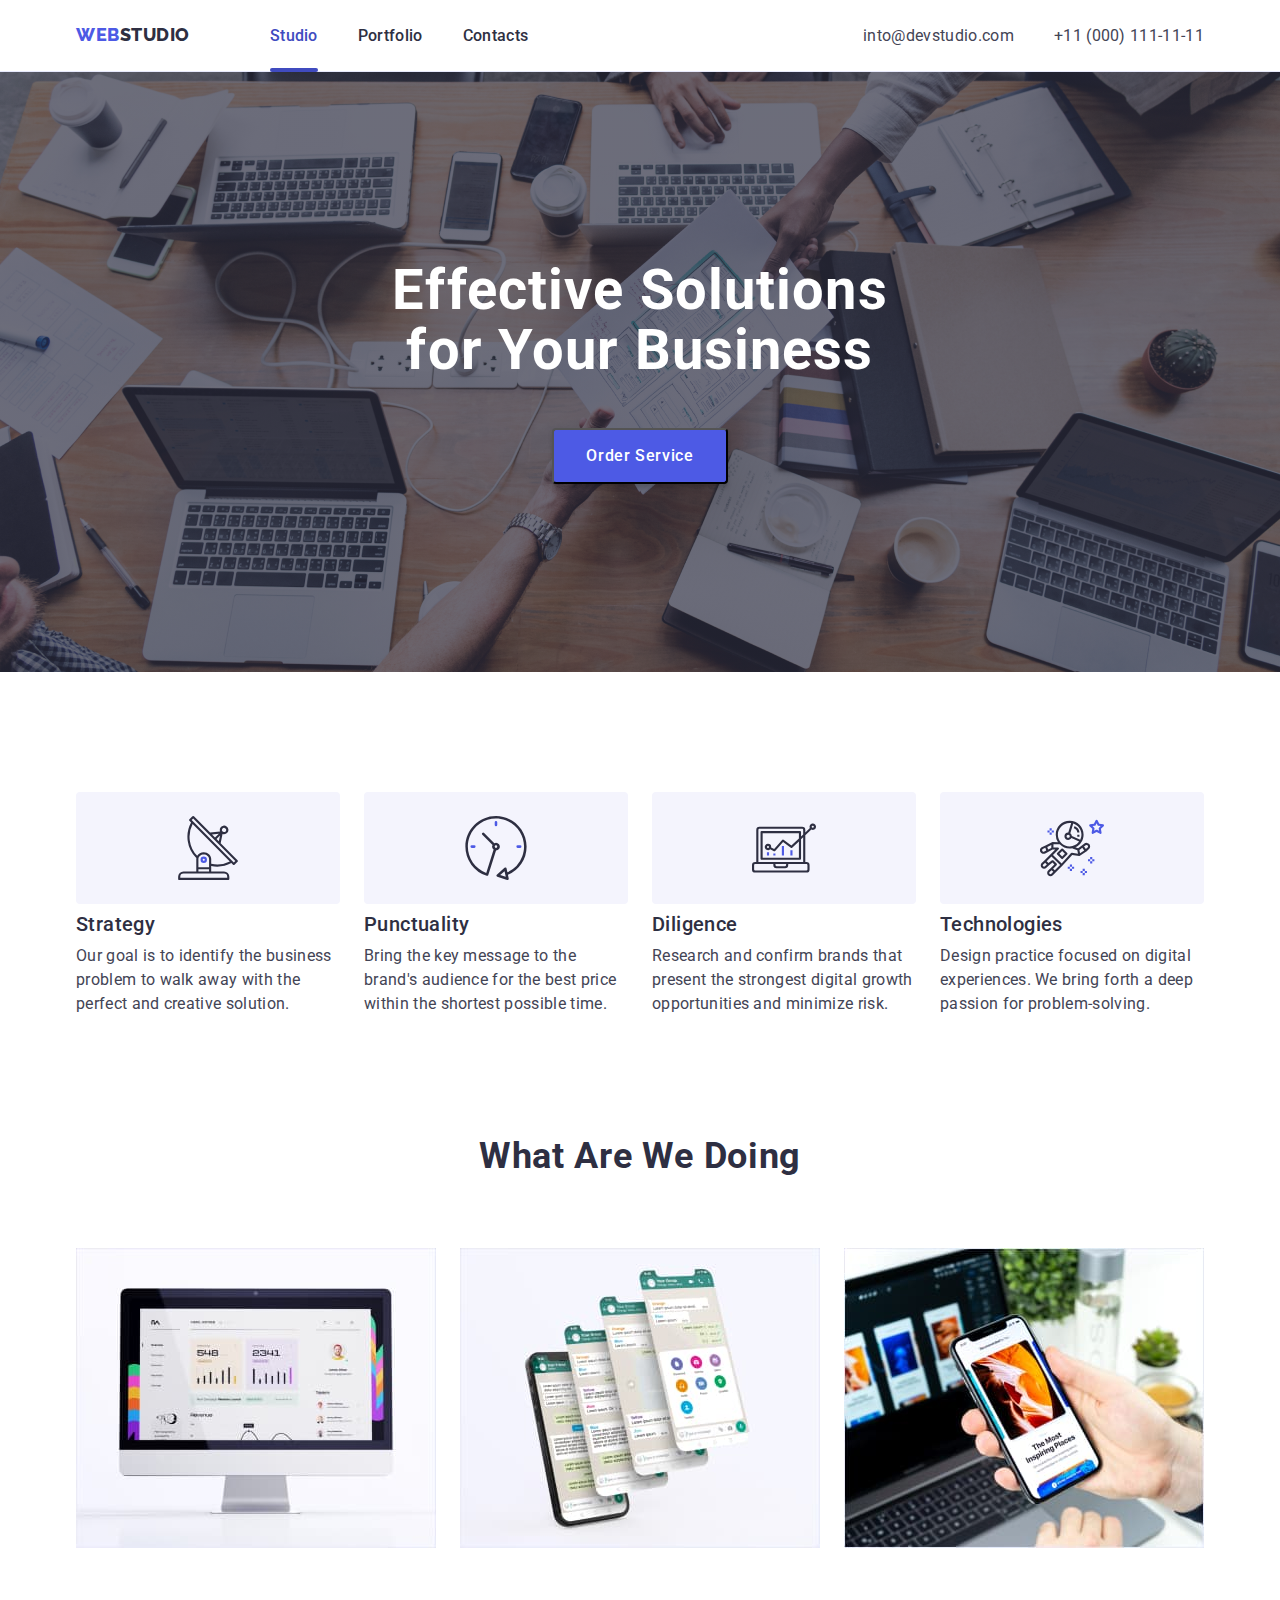
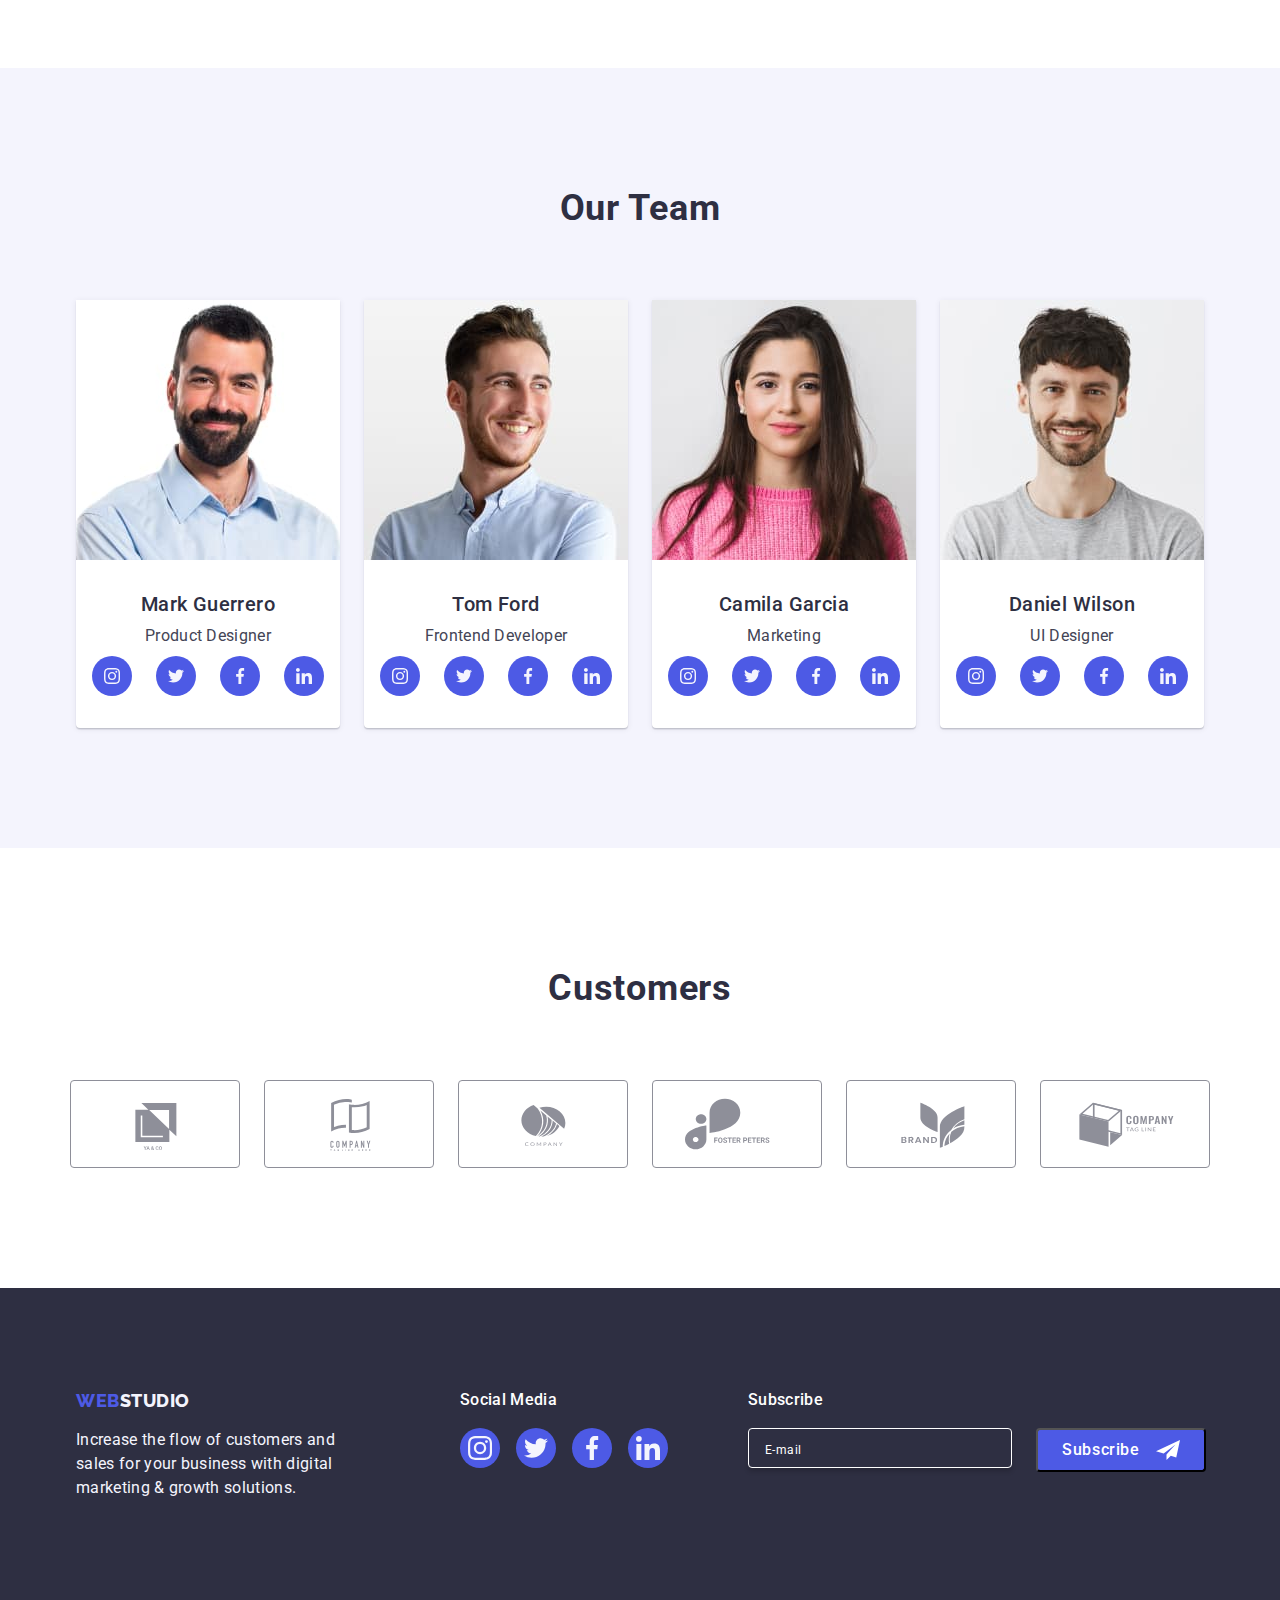
<file: index.html>
<!DOCTYPE html>
<html lang="en">
  <head>
    <meta charset="UTF-8" />
    <meta name="viewport" content="width=device-width, initial-scale=1.0" />
    <title>Main Page</title>

    <link
      rel="stylesheet"
      href="https://cdnjs.cloudflare.com/ajax/libs/modern-normalize/2.0.0/modern-normalize.min.css"
    />

    <link
      href="https://fonts.googleapis.com/css2?family=Raleway:wght@800&family=Roboto:wght@400;500;700;900&display=swap"
      rel="stylesheet"
    />

    <link rel="stylesheet" href="css/styles.css" />
  </head>
  <body>
    <header class="page-header">
      <div class="container">
        <div class="top-line">
          <nav class="navigation">
            <a href="index.html" class="logo"
              ><p>WEB<span class="header-logo">STUDIO</span></p></a
            >
            <ul class="menu-nav">
              <li class="menu-nav-item">
                <a href="index.html" class="nav-link active-link">Studio</a>
              </li>
              <li class="menu-nav-item">
                <a href="portfolio.html" class="nav-link">Portfolio</a>
              </li>
              <li class="menu-nav-item">
                <a href="#contacts" class="nav-link">Contacts</a>
              </li>
            </ul>
          </nav>

          <address class="address-menu">
            <ul class="address-links">
              <li class="address-links-item">
                <a href="mailto:into@devstudio.com" class="mail-link"
                  >into@devstudio.com</a
                >
              </li>

              <li class="address-links-item">
                <a href="tel:+110001111111" class="tel-link"
                  >+11 (000) 111-11-11</a
                >
              </li>
            </ul>
          </address>
        </div>
      </div>
    </header>

    <main>
      <section class="section hero-section">
        <div class="container hero-container">
          <h1 class="main-header">
            Effective Solutions <br />
            for Your Business
          </h1>
          <button type="button" class="button-order-service" data-modal-open>
            Order Service
          </button>
        </div>
      </section>

      <section class="section features">
        <div class="container">
          <h2 hidden class="section-header">Features</h2>
          <ul class="features-list">
            <li class="features-list-item">
              <div class="feature-icon-container">
                <svg class="feature-icon">
                  <use href="images/icons.svg#icon-antenna"></use>
                </svg>
              </div>
              <h3 class="feature-item">Strategy</h3>
              <p class="feature-item-content">
                Our goal is to identify the business problem to walk away with
                the perfect and creative solution.
              </p>
            </li>
            <li class="features-list-item">
              <div class="feature-icon-container">
                <svg class="feature-icon">
                  <use href="images/icons.svg#icon-clock"></use>
                </svg>
              </div>
              <h3 class="feature-item">Punctuality</h3>
              <p class="feature-item-content">
                Bring the key message to the brand's audience for the best price
                within the shortest possible time.
              </p>
            </li>
            <li class="features-list-item">
              <div class="feature-icon-container">
                <svg class="feature-icon">
                  <use href="images/icons.svg#icon-diagram"></use>
                </svg>
              </div>
              <h3 class="feature-item">Diligence</h3>
              <p class="feature-item-content">
                Research and confirm brands that present the strongest digital
                growth opportunities and minimize risk.
              </p>
            </li>
            <li class="features-list-item">
              <div class="feature-icon-container">
                <svg class="feature-icon">
                  <use href="images/icons.svg#icon-astronaut"></use>
                </svg>
              </div>
              <h3 class="feature-item">Technologies</h3>
              <p class="feature-item-content">
                Design practice focused on digital experiences. We bring forth a
                deep passion for problem-solving.
              </p>
            </li>
          </ul>
        </div>
      </section>

      <section class="section what-are-we-doing">
        <div class="container">
          <h2 class="section-header">What Are We Doing</h2>
          <ul class="what-we-do">
            <li class="we-do-item">
              <img
                src="images/whatarewedoing-img1.jpg"
                alt="data analytics"
                width="360"
              />
            </li>
            <li class="we-do-item">
              <img
                src="images/whatarewedoing-img2.jpg"
                alt="messaging apps"
                width="360"
              />
            </li>
            <li class="we-do-item">
              <img
                src="images/whatarewedoing-img3.jpg"
                alt="webpages"
                width="360"
              />
            </li>
          </ul>
        </div>
      </section>

      <section class="section our-team">
        <div class="container">
          <h2 class="section-header">Our Team</h2>
          <ul class="team-list">
            <li class="team-card">
              <img
                src="images/mark-guerrero.jpg"
                alt="mark guerrero photo"
                width="264"
              />
              <div class="card-content">
                <h3 class="team-member">Mark Guerrero</h3>
                <p class="member-title">Product Designer</p>
                <ul class="member-icons">
                  <li class="link-icon-container">
                    <a href="#instagram" class="media-link">
                      <svg class="link-icon">
                        <use href="images/icons.svg#icon-instagram"></use>
                      </svg>
                    </a>
                  </li>
                  <li class="link-icon-container">
                    <a href="#twitter" class="media-link">
                      <svg class="link-icon">
                        <use href="images/icons.svg#icon-twitter"></use>
                      </svg>
                    </a>
                  </li>
                  <li class="link-icon-container">
                    <a href="#facebook" class="media-link">
                      <svg class="link-icon">
                        <use href="images/icons.svg#icon-facebook"></use>
                      </svg>
                    </a>
                  </li>
                  <li class="link-icon-container">
                    <a href="#linkedin" class="media-link"
                      ><svg class="link-icon">
                        <use href="images/icons.svg#icon-linkedin"></use>
                      </svg>
                    </a>
                  </li>
                </ul>
              </div>
            </li>
            <li class="team-card">
              <img src="images/tom-ford.jpg" alt="tom ford photo" width="264" />
              <div class="card-content">
                <h3 class="team-member">Tom Ford</h3>
                <p class="member-title">Frontend Developer</p>
                <ul class="member-icons">
                  <li class="link-icon-container">
                    <a href="#instagram" class="media-link">
                      <svg class="link-icon">
                        <use href="images/icons.svg#icon-instagram"></use>
                      </svg>
                    </a>
                  </li>
                  <li class="link-icon-container">
                    <a href="#twitter" class="media-link">
                      <svg class="link-icon">
                        <use href="images/icons.svg#icon-twitter"></use>
                      </svg>
                    </a>
                  </li>
                  <li class="link-icon-container">
                    <a href="#facebook" class="media-link">
                      <svg class="link-icon">
                        <use href="images/icons.svg#icon-facebook"></use>
                      </svg>
                    </a>
                  </li>
                  <li class="link-icon-container">
                    <a href="#linkedin" class="media-link"
                      ><svg class="link-icon">
                        <use href="images/icons.svg#icon-linkedin"></use>
                      </svg>
                    </a>
                  </li>
                </ul>
              </div>
            </li>
            <li class="team-card">
              <img
                src="images/camila-garcia.jpg"
                alt="camila garcia photo"
                width="264"
              />
              <div class="card-content">
                <h3 class="team-member">Camila Garcia</h3>
                <p class="member-title">Marketing</p>
                <ul class="member-icons">
                  <li class="link-icon-container">
                    <a href="#instagram" class="media-link">
                      <svg class="link-icon">
                        <use href="images/icons.svg#icon-instagram"></use>
                      </svg>
                    </a>
                  </li>
                  <li class="link-icon-container">
                    <a href="#twitter" class="media-link">
                      <svg class="link-icon">
                        <use href="images/icons.svg#icon-twitter"></use>
                      </svg>
                    </a>
                  </li>
                  <li class="link-icon-container">
                    <a href="#facebook" class="media-link">
                      <svg class="link-icon">
                        <use href="images/icons.svg#icon-facebook"></use>
                      </svg>
                    </a>
                  </li>
                  <li class="link-icon-container">
                    <a href="#linkedin" class="media-link"
                      ><svg class="link-icon">
                        <use href="images/icons.svg#icon-linkedin"></use>
                      </svg>
                    </a>
                  </li>
                </ul>
              </div>
            </li>
            <li class="team-card">
              <img
                src="images/daniel-wilson.jpg"
                alt="daniel wilson photo"
                width="264"
              />
              <div class="card-content">
                <h3 class="team-member">Daniel Wilson</h3>
                <p class="member-title">UI Designer</p>
                <ul class="member-icons">
                  <li class="link-icon-container">
                    <a href="#instagram" class="media-link">
                      <svg class="link-icon">
                        <use href="images/icons.svg#icon-instagram"></use>
                      </svg>
                    </a>
                  </li>
                  <li class="link-icon-container">
                    <a href="#twitter" class="media-link">
                      <svg class="link-icon">
                        <use href="images/icons.svg#icon-twitter"></use>
                      </svg>
                    </a>
                  </li>
                  <li class="link-icon-container">
                    <a href="#facebook" class="media-link">
                      <svg class="link-icon">
                        <use href="images/icons.svg#icon-facebook"></use>
                      </svg>
                    </a>
                  </li>
                  <li class="link-icon-container">
                    <a href="#linkedin" class="media-link"
                      ><svg class="link-icon">
                        <use href="images/icons.svg#icon-linkedin"></use>
                      </svg>
                    </a>
                  </li>
                </ul>
              </div>
            </li>
          </ul>
        </div>
      </section>

      <section class="section customers">
        <div class="container">
          <h2 class="section-header">Customers</h2>
          <ul class="customer-list">
            <li class="customer-container">
              <a href="#client1" class="customer-link">
                <svg class="customer-logo">
                  <use href="images/icons.svg#icon-client-1"></use>
                </svg>
              </a>
            </li>
            <li class="customer-container">
              <a href="#client2" class="customer-link">
                <svg class="customer-logo">
                  <use href="images/icons.svg#icon-client-2"></use>
                </svg>
              </a>
            </li>
            <li class="customer-container">
              <a href="#client3" class="customer-link">
                <svg class="customer-logo">
                  <use href="images/icons.svg#icon-client-3"></use>
                </svg>
              </a>
            </li>
            <li class="customer-container">
              <a href="#client4" class="customer-link">
                <svg class="customer-logo">
                  <use href="images/icons.svg#icon-client-4"></use>
                </svg>
              </a>
            </li>
            <li class="customer-container">
              <a href="#client5" class="customer-link">
                <svg class="customer-logo">
                  <use href="images/icons.svg#icon-client-5"></use>
                </svg>
              </a>
            </li>
            <li class="customer-container">
              <a href="#client6" class="customer-link">
                <svg class="customer-logo">
                  <use href="images/icons.svg#icon-client-6"></use>
                </svg>
              </a>
            </li>
          </ul>
        </div>
      </section>
    </main>

    <footer class="page-footer">
      <div class="container">
        <div class="footer-about">
          <a href="index.html" class="logo"
            ><p>WEB<span class="footer-studio">STUDIO</span></p></a
          >
          <p class="footer-text">
            Increase the flow of customers and sales for your business with
            digital marketing & growth solutions.
          </p>
        </div>
        <div class="footer-social">
          <h3 class="footer-social-media">Social Media</h3>
          <ul class="social-icons">
            <li class="link-icon-container">
              <a href="#instagram" class="media-link">
                <svg class="link-icon">
                  <use href="images/icons.svg#icon-instagram"></use>
                </svg>
              </a>
            </li>
            <li class="link-icon-container">
              <a href="#twitter" class="media-link">
                <svg class="link-icon">
                  <use href="images/icons.svg#icon-twitter"></use>
                </svg>
              </a>
            </li>
            <li class="link-icon-container">
              <a href="#facebook" class="media-link">
                <svg class="link-icon">
                  <use href="images/icons.svg#icon-facebook"></use>
                </svg>
              </a>
            </li>
            <li class="link-icon-container">
              <a href="#linkedin" class="media-link"
                ><svg class="link-icon">
                  <use href="images/icons.svg#icon-linkedin"></use>
                </svg>
              </a>
            </li>
          </ul>
        </div>
        <div class="footer-newsletter">
          <h3 class="footer-newsletter-header">Subscribe</h3>
          <form class="form-newsletter">
            <input
              type="email"
              class="newsletter-email"
              name="newsletter-subscription-email"
              placeholder="E-mail"
            />
            <button type="submit" class="newsletter-submit">
              Subscribe
              <svg class="newsletter-submit-icon">
                <use href="images/icons.svg#icon-subscribe"></use>
              </svg>
            </button>
          </form>
        </div>
      </div>
    </footer>

    <div class="modal is-hidden" data-modal>
      <div class="modal-box">
        <div class="close-button" data-modal-close>
          <svg>
            <use href="images/icons.svg#icon-close"></use>
          </svg>
        </div>

        <h3 class="modal-header">
          Leave your contacts and we will call you back
        </h3>

        <form class="form-modal-inputs">
          <label class="modal-input">
            <span class="modal-input-label">Name</span>

            <input type="text" name="full-name" placeholder="" required />

            <svg class="modal-input-icon">
              <use href="images/icons.svg#icon-person"></use>
            </svg>
          </label>

          <label class="modal-input">
            <span class="modal-input-label">Phone</span>

            <input type="tel" name="phone-number" placeholder="" required />

            <svg class="modal-input-icon">
              <use href="images/icons.svg#icon-phone"></use>
            </svg>
          </label>

          <label class="modal-input">
            <span class="modal-input-label">Email</span>

            <input type="email" name="email-address" placeholder="" required />

            <svg class="modal-input-icon">
              <use href="images/icons.svg#icon-email"></use>
            </svg>
          </label>

          <label class="modal-input">
            <span class="modal-input-label">Comment</span>

            <textarea name="client-comment" placeholder="Text input"></textarea>
          </label>
        </form>

        <label class="terms-and-conditions">
          <input
            class="custom-checkbox hidden"
            type="checkbox"
            name="accepted-terms"
            value="agree"
          />
          <div class="custom-checkbox-container">
            <svg class="customized-checkbox">
              <use href="images/icons.svg#icon-checkbox"></use>
            </svg>
          </div>
          <span class="terms-text"
            >I accept the terms and conditions of the
            <a href="#privacy-policy">Privacy Policy</a>
          </span>
        </label>

        <button class="modal-submit" type="submit">
          <span class="button-text">Send</span>
        </button>
      </div>
    </div>

    <script src="./js/modal.js"></script>
  </body>
</html>
</file>
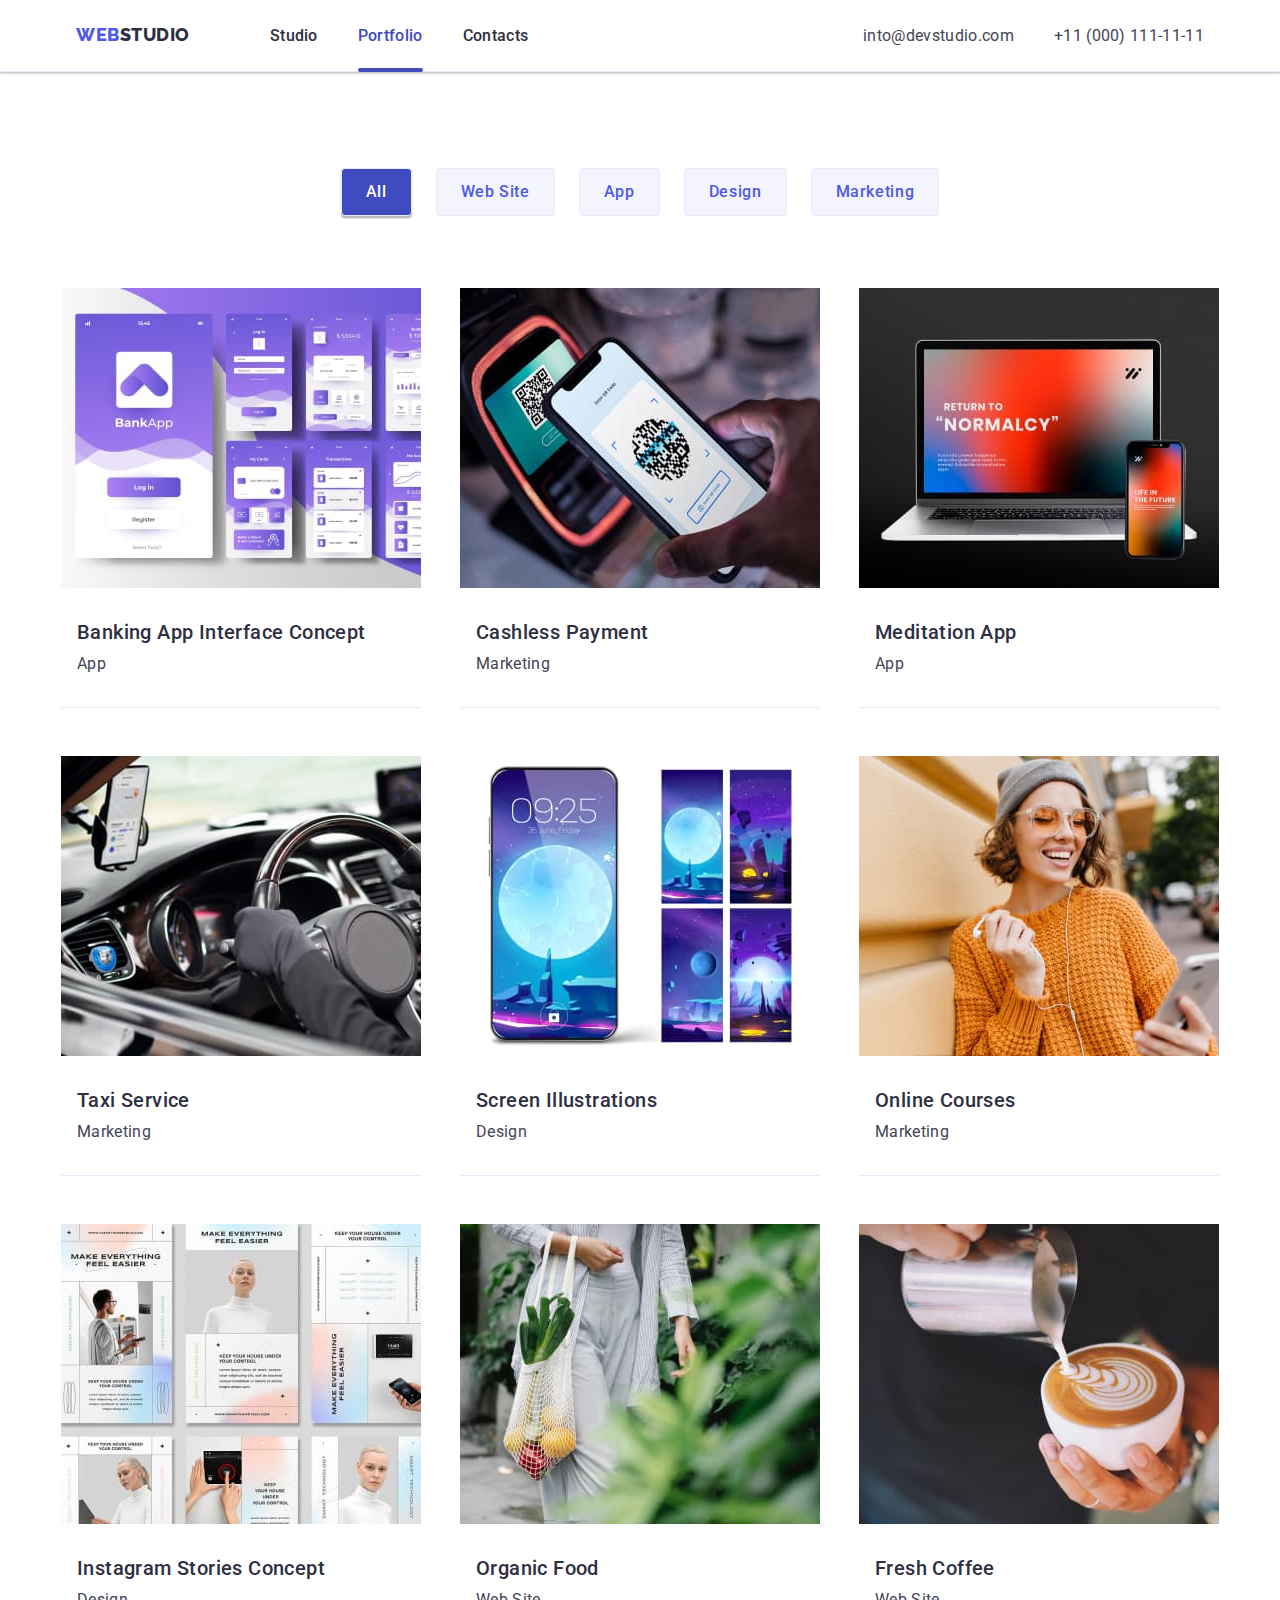
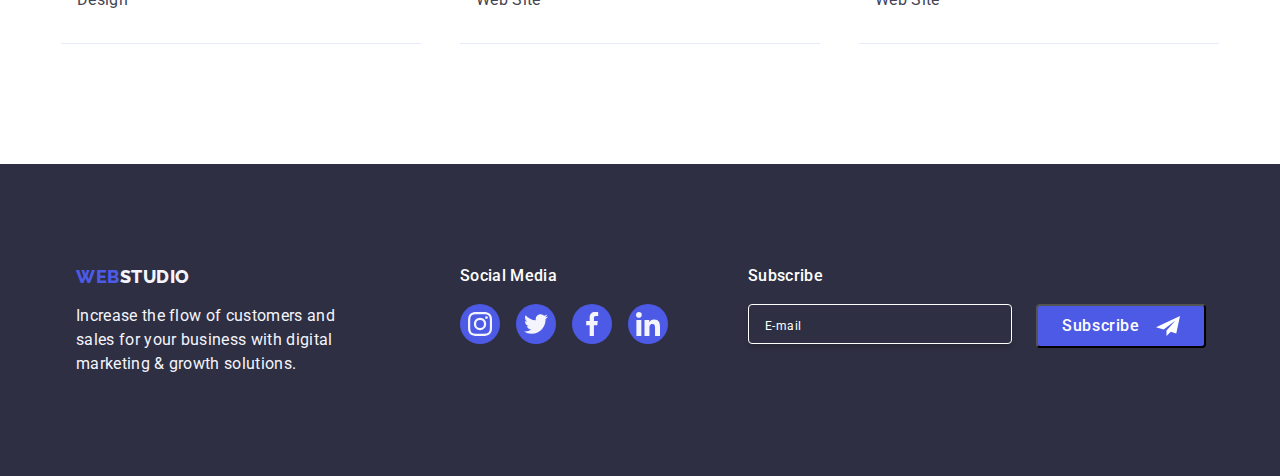
<file: portfolio.html>
<!DOCTYPE html>
<html lang="en">
  <head>
    <meta charset="UTF-8" />
    <meta name="viewport" content="width=device-width, initial-scale=1.0" />
    <title>Portfolio</title>

    <link
      rel="stylesheet"
      href="https://cdnjs.cloudflare.com/ajax/libs/modern-normalize/2.0.0/modern-normalize.min.css"
    />

    <link
      href="https://fonts.googleapis.com/css2?family=Raleway:wght@800&family=Roboto:wght@400;500;700;900&display=swap"
      rel="stylesheet"
    />

    <link rel="stylesheet" href="css/styles.css" />
  </head>
  <body>
    <header class="page-header">
      <div class="container">
        <div class="top-line">
          <nav class="navigation">
            <a href="index.html" class="logo"
              ><p>WEB<span class="header-logo">STUDIO</span></p></a
            >
            <ul class="menu-nav">
              <li class="menu-nav-item">
                <a href="index.html" class="nav-link">Studio</a>
              </li>
              <li class="menu-nav-item">
                <a href="portfolio.html" class="nav-link active-link"
                  >Portfolio</a
                >
              </li>
              <li class="menu-nav-item">
                <a href="#contacts" class="nav-link">Contacts</a>
              </li>
            </ul>
          </nav>

          <address class="address-menu">
            <ul class="address-links">
              <li class="address-links-item">
                <a href="mailto:into@devstudio.com" class="mail-link"
                  >into@devstudio.com</a
                >
              </li>

              <li class="address-links-item">
                <a href="tel:+110001111111" class="tel-link"
                  >+11 (000) 111-11-11</a
                >
              </li>
            </ul>
          </address>
        </div>
      </div>
    </header>

    <main>
      <section class="portfolio">
        <div class="container">
          <ul class="filter-list">
            <li class="filter-item">
              <button type="button" class="filter-button filter-active">
                All
              </button>
            </li>
            <li class="filter-item">
              <button type="button" class="filter-button">Web Site</button>
            </li>
            <li class="filter-item">
              <button type="button" class="filter-button">App</button>
            </li>
            <li class="filter-item">
              <button type="button" class="filter-button">Design</button>
            </li>
            <li class="filter-item">
              <button type="button" class="filter-button">Marketing</button>
            </li>
          </ul>

          <ul class="project-list">
            <li class="project-card">
              <figure class="card-image">
                <img
                  src="images/bank-interface-concept.jpg"
                  alt="banking app interface concept"
                  width="360"
                />
                <figcaption class="overlay-content">
                  14 Stylish and User-Friendly App Design Concepts · Task
                  Manager App · Calorie Tracker App · Exotic Fruit Ecommerce App
                  · Cloud Storage App
                </figcaption>
              </figure>
              <div class="project-card-content">
                <h3 class="project-title">Banking App Interface Concept</h3>
                <p class="project-type">App</p>
              </div>
            </li>
            <li class="project-card">
              <figure class="card-image">
                <img
                  src="images/cashless-payment.jpg"
                  alt="cashless payment"
                  width="360"
                />
                <figcaption class="overlay-content">
                  14 Stylish and User-Friendly App Design Concepts · Task
                  Manager App · Calorie Tracker App · Exotic Fruit Ecommerce App
                  · Cloud Storage App
                </figcaption>
              </figure>
              <div class="project-card-content">
                <h3 class="project-title">Cashless Payment</h3>
                <p class="project-type">Marketing</p>
              </div>
            </li>
            <li class="project-card">
              <figure class="card-image">
                <img
                  src="images/meditation-app.jpg"
                  alt="meditation app"
                  width="360"
                />
                <figcaption class="overlay-content">
                  14 Stylish and User-Friendly App Design Concepts · Task
                  Manager App · Calorie Tracker App · Exotic Fruit Ecommerce App
                  · Cloud Storage App
                </figcaption>
              </figure>
              <div class="project-card-content">
                <h3 class="project-title">Meditation App</h3>
                <p class="project-type">App</p>
              </div>
            </li>
            <li class="project-card">
              <figure class="card-image">
                <img
                  src="images/taxi-service.jpg"
                  alt="taxi service"
                  width="360"
                />
                <figcaption class="overlay-content">
                  14 Stylish and User-Friendly App Design Concepts · Task
                  Manager App · Calorie Tracker App · Exotic Fruit Ecommerce App
                  · Cloud Storage App
                </figcaption>
              </figure>
              <div class="project-card-content">
                <h3 class="project-title">Taxi Service</h3>
                <p class="project-type">Marketing</p>
              </div>
            </li>
            <li class="project-card">
              <figure class="card-image">
                <img
                  src="images/screen-illustrations.jpg"
                  alt="screen illustrations"
                  width="360"
                />
                <figcaption class="overlay-content">
                  14 Stylish and User-Friendly App Design Concepts · Task
                  Manager App · Calorie Tracker App · Exotic Fruit Ecommerce App
                  · Cloud Storage App
                </figcaption>
              </figure>
              <div class="project-card-content">
                <h3 class="project-title">Screen Illustrations</h3>
                <p class="project-type">Design</p>
              </div>
            </li>
            <li class="project-card">
              <figure class="card-image">
                <img
                  src="images/online-courses.jpg"
                  alt="online courses"
                  width="360"
                />
                <figcaption class="overlay-content">
                  14 Stylish and User-Friendly App Design Concepts · Task
                  Manager App · Calorie Tracker App · Exotic Fruit Ecommerce App
                  · Cloud Storage App
                </figcaption>
              </figure>
              <div class="project-card-content">
                <h3 class="project-title">Online Courses</h3>
                <p class="project-type">Marketing</p>
              </div>
            </li>
            <li class="project-card">
              <figure class="card-image">
                <img
                  src="images/instagram-stories-concept.jpg"
                  alt="instagram stories concept"
                  width="360"
                />
                <figcaption class="overlay-content">
                  14 Stylish and User-Friendly App Design Concepts · Task
                  Manager App · Calorie Tracker App · Exotic Fruit Ecommerce App
                  · Cloud Storage App
                </figcaption>
              </figure>
              <div class="project-card-content">
                <h3 class="project-title">Instagram Stories Concept</h3>
                <p class="project-type">Design</p>
              </div>
            </li>
            <li class="project-card">
              <figure class="card-image">
                <img
                  src="images/organic-food.jpg"
                  alt="organic food"
                  width="360"
                />
                <figcaption class="overlay-content">
                  14 Stylish and User-Friendly App Design Concepts · Task
                  Manager App · Calorie Tracker App · Exotic Fruit Ecommerce App
                  · Cloud Storage App
                </figcaption>
              </figure>
              <div class="project-card-content">
                <h3 class="project-title">Organic Food</h3>
                <p class="project-type">Web Site</p>
              </div>
            </li>
            <li class="project-card">
              <figure class="card-image">
                <img
                  src="images/fresh-coffee.jpg"
                  alt="fresh coffee"
                  width="360"
                />
                <figcaption class="overlay-content">
                  14 Stylish and User-Friendly App Design Concepts · Task
                  Manager App · Calorie Tracker App · Exotic Fruit Ecommerce App
                  · Cloud Storage App
                </figcaption>
              </figure>
              <div class="project-card-content">
                <h3 class="project-title">Fresh Coffee</h3>
                <p class="project-type">Web Site</p>
              </div>
            </li>
          </ul>
        </div>
      </section>
    </main>

    <footer class="page-footer">
      <div class="container">
        <div class="footer-about">
          <a href="index.html" class="logo"
            ><p>WEB<span class="footer-studio">STUDIO</span></p></a
          >
          <p class="footer-text">
            Increase the flow of customers and sales for your business with
            digital marketing & growth solutions.
          </p>
        </div>
        <div class="footer-social">
          <h3 class="footer-social-media">Social Media</h3>
          <ul class="social-icons">
            <li class="link-icon-container">
              <a href="#instagram" class="media-link">
                <svg class="link-icon" width="24" height="24">
                  <use href="images/icons.svg#icon-instagram"></use>
                </svg>
              </a>
            </li>
            <li class="link-icon-container">
              <a href="#twitter" class="media-link">
                <svg class="link-icon" width="24" height="24">
                  <use href="images/icons.svg#icon-twitter"></use>
                </svg>
              </a>
            </li>
            <li class="link-icon-container">
              <a href="#facebook" class="media-link">
                <svg class="link-icon" width="24" height="24">
                  <use href="images/icons.svg#icon-facebook"></use>
                </svg>
              </a>
            </li>
            <li class="link-icon-container">
              <a href="#linkedin" class="media-link"
                ><svg class="link-icon" width="24" height="24">
                  <use href="images/icons.svg#icon-linkedin"></use>
                </svg>
              </a>
            </li>
          </ul>
        </div>
        <div class="footer-newsletter">
          <h3 class="footer-newsletter-header">Subscribe</h3>
          <form class="form-newsletter">
            <input
              type="email"
              class="newsletter-email"
              name="newsletter-subscription-email"
              placeholder="E-mail"
            />
            <button type="submit" class="newsletter-submit">
              Subscribe
              <svg class="newsletter-submit-icon">
                <use href="images/icons.svg#icon-subscribe"></use>
              </svg>
            </button>
          </form>
        </div>
      </div>
    </footer>
  </body>
</html>
</file>
<file: css/styles.css>
/*##########################################*/
/* General Declarations */
/*##########################################*/

:root {
  --IRIS: #4d5ae5;
  --OCEAN: #404bbf;
  --NAVY-BLUE: #2e2f42;
  --GREEN: #31d0aa;
  --SLATE: #434455;
  --LIGHT-SLATE: #8e8f99;
  --CORNFLOWER: #e7e9fc;
  --CLOUD: #f4f4fd;
  --NAVY-BLUE-modal: rgba(46, 47, 66, 0.4);
  --GRAY: rgba(46, 47, 66, 0.7);
  --WHITE: #fff;
  --DAIRY: #fcfcfc;
}

* {
  box-sizing: border-box;
}

body {
  font-family: Roboto, Sans Serif;
  background: var(--WHITE);
  color: var(--SLATE);
  margin: 0px;
}

h1,
h2,
h3,
ul,
p {
  padding-left: 0;
  margin: 0px;
}

/*#########################################*/
/* Container Styles */
/*#########################################*/

.container {
  display: block;
  width: 1158px;
  padding: 0px 15px;
  margin-left: auto;
  margin-right: auto;
}

/*#########################################*/
/* Section Styles */
/*#########################################*/

.section {
  padding: 120px 0px;
}

.section-header {
  color: var(--NAVY-BLUE);
  text-align: center;
  font-size: 36px;
  line-height: 1.1111111111;
  letter-spacing: 0.72px;
  text-transform: capitalize;
}

/*#########################################*/
/* Logo Styles */
/*#########################################*/

.logo {
  text-decoration: none;
  color: var(--IRIS);
  font-family: Raleway, Sans Serif;
  font-size: 18px;
  line-height: 1.16666666;
  font-weight: 800;
  letter-spacing: 0.54px;
  text-transform: uppercase;
  align-items: center;
}

.logo > p {
  padding: 0px 0px;
}

.header-logo {
  color: var(--NAVY-BLUE);
}

.footer-studio {
  color: var(--CLOUD);
}

/*#########################################*/
/* Header Styles */
/*#########################################*/

.menu-nav,
.address-links,
.features-list,
.what-we-do,
.team-list,
.filter-list,
.project-list {
  list-style-type: none;
}

.nav-link {
  text-decoration: none;
  color: var(--NAVY-BLUE);
  font-weight: 500;
  line-height: 1.5;
  letter-spacing: 0.32px;

  transition-property: color;
  transition-duration: 250ms;
  transition-timing-function: cubic-bezier(0.4, 0, 0.2, 1);
}

.active-link,
.nav-link:hover,
.nav-link:focus,
.nav-link:active {
  color: var(--OCEAN);
}

.menu-nav-item {
  position: relative;
}

.nav-link::after {
  content: "";
  width: 100%;
  height: 4px;
  background: var(--OCEAN);
  border-radius: 2px;
  display: none;

  position: absolute;
  left: 0px;
  top: 44px;
}

.active-link::after {
  display: inline;
}

.mail-link,
.tel-link {
  text-decoration: none;
  color: var(--SLATE);
  font-style: normal;
  line-height: 1.5;
  letter-spacing: 0.32px;

  transition-property: color;
  transition-duration: 250ms;
  transition-timing-function: cubic-bezier(0.4, 0, 0.2, 1);
}

.mail-link:hover,
.tel-link:hover,
.mail-link:focus,
.tel-link:focus,
.mail-link:active,
.tel-link:active {
  color: var(--OCEAN);
}

.top-line {
  display: flex;
  justify-content: space-between;
  align-items: center;
  padding: 24px 0px 23px;
}

.page-header {
  border-bottom: 1px solid var(--CORNFLOWER, #e7e9fc);
  box-shadow: 0px 1px 6px 0px rgba(46, 47, 66, 0.08),
    0px 1px 1px 0px rgba(46, 47, 66, 0.16),
    0px 2px 1px 0px rgba(46, 47, 66, 0.08);
}

.navigation,
.menu-nav,
.address-links,
.navigation > .logo,
.menu-nav-item,
.address-links-item {
  display: inline-block;
}

.navigation > .logo {
  margin-right: 76px;
}

.menu-nav-item,
.address-links-item {
  margin-right: 36px;
}

.menu-nav-item:last-child,
.address-links-item:last-child {
  margin-right: 0px;
}

/*#########################################*/
/* Hero Styles */
/*#########################################*/

.section.hero-section {
  background-image: linear-gradient(
      rgba(46, 47, 66, 0.7),
      rgba(46, 47, 66, 0.7)
    ),
    url("../images/hero-bg-image.jpg");
  background-size: cover;
  background-repeat: no-repeat;
  background-position: center;
  padding: 188px 0px;
  max-width: 1440px;
  margin: 0 auto;
}

.container.hero-container {
  text-align: center;
}

.main-header {
  margin-left: auto;
  margin-right: auto;
  color: var(--WHITE);
  font-size: 56px;
  line-height: 1.07143;
  letter-spacing: 1.12px;
  margin-bottom: 48px;
  width: 496px;
}

.button-order-service {
  border-radius: 4px;
  background: var(--IRIS);
  box-shadow: 0px 4px 4px 0px rgba(0, 0, 0, 0.15);

  color: var(--WHITE);
  font-size: 16px;
  font-weight: 500;
  line-height: 1.5;
  letter-spacing: 0.64px;
  cursor: pointer;

  padding: 14px 32px;

  transition-property: background-color;
  transition-duration: 250ms;
  transition-timing-function: cubic-bezier(0.4, 0, 0.2, 1);
}

.button-order-service:hover,
.button-order-service:focus,
.button-order-service:active {
  background-color: var(--OCEAN);
}

/*#########################################*/
/* Index Content Styles */
/*#########################################*/

.feature-item,
.team-member,
.project-title {
  color: var(--NAVY-BLUE);
  font-size: 20px;
  font-weight: 500;
  line-height: 1.2;
  letter-spacing: 0.4px;
}

.feature-item-content,
.project-type {
  line-height: 1.5;
  letter-spacing: 0.32px;
}

.features-list {
  display: flex;
  flex-wrap: wrap;
  column-gap: 24px;
}

.features-list-item {
  flex-basis: calc((100% - 72px) / 4);
}

.feature-icon-container {
  display: block;
  padding: 24px 100px;
  margin-bottom: 8px;
  background-color: var(--CLOUD);
  border-radius: 4px;
}

.feature-icon {
  display: block;
  width: 64px;
  height: 64px;
}

.feature-item {
  margin-bottom: 8px;
}

.section.what-are-we-doing {
  padding-top: 0px;
}

.what-we-do {
  padding-top: 72px;
  display: flex;
  flex-wrap: wrap;
  column-gap: 24px;
}

.we-do-item {
  flex-basis: calc((100% - 48px) / 3);
}

.we-do-item > img {
  display: block;
}

.section.our-team {
  background: var(--CLOUD);
}

.team-list {
  padding-top: 72px;
  display: flex;
  flex-wrap: wrap;
  column-gap: 24px;
}

.team-card {
  flex-basis: calc((100% - 72px) / 4);
  background: var(--WHITE);
  padding-bottom: 32px;
  border-radius: 0px 0px 4px 4px;
  background: --WHITE;
  box-shadow: 0px 2px 1px 0px rgba(46, 47, 66, 0.08),
    0px 1px 1px 0px rgba(46, 47, 66, 0.16),
    0px 1px 6px 0px rgba(46, 47, 66, 0.08);
}

.team-card > img {
  display: block;
  margin-bottom: 32px;
}

.card-content {
  background: var(--WHITE);
  text-align: center;
  padding: 0px 16px;
}

.team-member {
  margin-bottom: 8px;
}

.member-title {
  line-height: 1.5;
  letter-spacing: 0.32px;
  margin-bottom: 8px;
}

.member-icons {
  list-style-type: none;
  display: flex;
  column-gap: 24px;
  justify-content: center;
}

.link-icon-container {
  background-color: var(--IRIS);
  padding: 12px;
  border-radius: 50%;

  transition-property: background-color;
  transition-duration: 250ms;
  transition-timing-function: cubic-bezier(0.4, 0, 0.2, 1);
}

.link-icon-container:hover,
.link-icon-container:focus-within {
  background-color: var(--OCEAN);
  cursor: pointer;
}

.media-link {
  text-decoration: none;
  color: var(--CLOUD);
}

.link-icon {
  display: block;
  width: 16px;
  height: 16px;
  fill: currentColor;
}

.customer-list {
  list-style-type: none;
  display: flex;
  justify-content: center;
  column-gap: 24px;
  padding-top: 72px;
}

.customer-container {
  display: flex;
  justify-content: center;
  padding: 15px 32px;
  flex-basis: calc((100% - 120px) / 6);

  border-radius: 4px;
  border: 1px solid var(--LIGHT-SLATE);

  transition-property: border;
  transition-duration: 250ms;
  transition-timing-function: cubic-bezier(0.4, 0, 0.2, 1);
}

.customer-container:hover,
.customer-container:focus-within {
  border: 1px solid var(--OCEAN);
  cursor: pointer;
}

.customer-link {
  text-decoration: none;
  color: var(--LIGHT-SLATE);

  transition-property: color;
  transition-duration: 250ms;
  transition-timing-function: cubic-bezier(0.4, 0, 0.2, 1);
}

.customer-container:hover .customer-link,
.customer-link:focus {
  color: var(--OCEAN);
}

.customer-logo {
  display: block;
  width: 104px;
  height: 56px;
  fill: currentColor;
}

/*#########################################*/
/* Footer Styles */
/*#########################################*/

.page-footer {
  padding: 100px 0px;
  background: var(--NAVY-BLUE);
}

.page-footer a.logo > p {
  margin-bottom: 16px;
  padding: 1.5px 0px;
}

.page-footer > .container {
  display: flex;
}

.footer-about {
  margin-right: 120px;
}

.footer-text {
  color: var(--CLOUD);
  line-height: 1.5;
  letter-spacing: 0.32px;
  width: 264px;
}

.footer-social {
  margin-right: 80px;
}

.footer-social-media {
  margin-bottom: 16px;
  color: var(--WHITE);
  font-size: 16px;
  font-weight: 500;
  line-height: 1.5;
  letter-spacing: 0.32px;
}

.social-icons {
  list-style-type: none;
  display: flex;
  justify-content: center;
  column-gap: 16px;
}

.social-icons > .link-icon-container {
  background-color: var(--IRIS);
  padding: 8px;
}

.social-icons > .link-icon-container:hover,
.social-icons > .link-icon-container:focus-within {
  background-color: var(--GREEN);
  cursor: pointer;
}

.social-icons .link-icon {
  display: block;
  width: 24px;
  height: 24px;
  fill: currentColor;
}

.footer-newsletter-header {
  color: var(--WHITE);
  font-size: 16px;
  font-weight: 500;
  line-height: 1.5;
  letter-spacing: 0.32px;
  margin-bottom: 16px;
}

.form-newsletter {
  display: flex;
}

.newsletter-email {
  width: 264px;
  height: 40px;
  margin-right: 24px;
  border-radius: 4px;
  border: 1px solid var(--WHITE);
  box-shadow: 0px 4px 4px 0px rgba(0, 0, 0, 0.15);
  background-color: transparent;
  color: var(--WHITE);
  padding: 8px 8px 8px 16px;
  outline: none;

  transition-property: border;
  transition-duration: 250ms;
  transition-timing-function: cubic-bezier(0.4, 0, 0.2, 1);
}

.newsletter-email::placeholder {
  color: var(--WHITE);
  font-size: 12px;
  line-height: 2;
  letter-spacing: 0.48px;
}

.newsletter-email:focus {
  border: 1px solid var(--IRIS);
}

.newsletter-submit {
  display: flex;
  gap: 16px;
  padding: 8px 24px;
  border-radius: 4px;
  background-color: var(--IRIS);
  color: var(--WHITE);
  font-weight: 500;
  line-height: 1.5;
  letter-spacing: 0.64px;

  transition-property: background-color;
  transition-duration: 250ms;
  transition-timing-function: cubic-bezier(0.4, 0, 0.2, 1);
}
.newsletter-submit-icon {
  width: 24px;
  height: 24px;
  fill: var(--WHITE);
}

.newsletter-submit:hover {
  background-color: var(--OCEAN);
}

/*#########################################*/
/* Modal Styles */
/*#########################################*/

.modal {
  position: fixed;
  top: 0px;
  left: 0px;
  width: 100vw;
  height: 100vh;
  background-color: var(--NAVY-BLUE-modal);
  display: flex;
  justify-content: center;
  align-items: center;
  visibility: visible;
  opacity: 1;
  pointer-events: auto;

  transition-property: display, visibility, opacity, pointer-events;
  transition-duration: 1000ms;
  transition-timing-function: cubic-bezier(0.4, 0, 0.2, 1);
}

.modal.is-hidden {
  visibility: hidden;
  opacity: 0;
  pointer-events: none;
}

.modal-box {
  width: 408px;
  height: 584px;
  background-color: var(--DAIRY);
  border-radius: 4px;
  box-shadow: 0px 2px 1px 0px rgba(0, 0, 0, 0.2),
    0px 1px 3px 0px rgba(0, 0, 0, 0.12), 0px 1px 1px 0px rgba(0, 0, 0, 0.14);
  position: relative;

  padding: 0px 24px;

  scale: 1;
  transform: translateY(0px);
  opacity: 1;

  transition-property: scale, transform, opacity;
  transition-duration: 1000ms;
  transition-timing-function: cubic-bezier(0.4, 0, 0.2, 1);
}

.modal.is-hidden .modal-box {
  scale: 0;
  transform: translateY(-100%);
  opacity: 0;
}

.close-button {
  display: inline-flex;
  width: 24px;
  height: 24px;
  border: 1px solid rgba(0, 0, 0, 0.1);
  border-radius: 50%;
  fill: currentColor;

  position: absolute;
  top: 24px;
  right: 24px;
  cursor: pointer;

  transition-property: background-color, fill;
  transition-duration: 250ms;
  transition-timing-function: cubic-bezier(0.4, 0, 0.2, 1);
}

.close-button:hover,
.close-button:active {
  background-color: var(--OCEAN);
  border: none;
  fill: var(--WHITE);
}

.modal-header {
  text-align: center;
  margin-top: 72px;
  margin-bottom: 34px;
  font-size: 16px;
  font-weight: 500;
  line-height: 1.5;
  letter-spacing: 0.32px;
}

.form-modal-inputs {
  display: inline-flex;
  flex-direction: column;
  row-gap: 26px;
}

.modal-input {
  display: flex;

  position: relative;
}

.modal-input-label {
  color: var(--LIGHT-SLATE);
  font-size: 12px;
  line-height: 1.1666667;
  letter-spacing: 0.48px;

  position: absolute;
  top: calc(-1rem - 4px);
}

.modal-input input {
  width: 360px;
  height: 40px;
  border-radius: 4px;
  border: 1px solid var(--NAVY-BLUE-modal);
  outline: none;

  font-size: 12px;
  line-height: 1.1666667;
  letter-spacing: 0.48px;

  padding-left: 38px;

  transition-property: border;
  transition-duration: 250ms;
  transition-timing-function: cubic-bezier(0.4, 0, 0.2, 1);
}

.modal-input-icon {
  display: block;
  width: 18px;
  height: 18px;
  fill: var(--NAVY-BLUE);

  position: absolute;
  top: 50%;
  left: 16px;
  transform: translateY(-50%);

  transition-property: fill;
  transition-duration: 250ms;
  transition-timing-function: cubic-bezier(0.4, 0, 0.2, 1);
}

.modal-input > input:focus {
  border: 1px solid var(--IRIS);
}

.modal-input:focus-within > svg.modal-input-icon {
  fill: var(--IRIS);
}

.modal-input > textarea {
  width: 360px;
  height: 120px;
  resize: none;
  outline: none;

  font-size: 12px;
  line-height: 1.1666667;
  letter-spacing: 0.48px;

  padding-top: 8px;
  padding-left: 16px;
}

.modal-input > textarea:focus {
  border: 1px solid var(--IRIS);
}

.modal-input > textarea::placeholder {
  color: var(--NAVY-BLUE-modal);
  font-size: 12px;
  line-height: 1.1666667;
  letter-spacing: 0.48px;
}

.terms-and-conditions {
  display: flex;
  margin-top: 16px;
  align-items: center;
}

.custom-checkbox {
  width: 16px;
  height: 16px;
  margin-right: 8px;

  position: relative;
}

.custom-checkbox-container {
  border: 1px solid var(--NAVY-BLUE-modal);
  border-radius: 2px;

  position: absolute;
}

.customized-checkbox {
  display: block;
  width: 16px;
  height: 16px;

  fill: var(--DAIRY);
}

.hidden {
  -moz-appearance: none;
  -webkit-appearance: none;
  appearance: none;
}

.custom-checkbox:checked + .custom-checkbox-container {
  background-color: var(--IRIS);
  border: 1px solid var(--IRIS);
}

.terms-text {
  color: var(--LIGHT-SLATE);
  font-size: 12px;
  line-height: 1.166667;
  letter-spacing: 0.48px;
}

.terms-text > a {
  color: var(--IRIS);
}

.modal-submit {
  display: flex;
  margin-left: auto;
  margin-right: auto;
  margin-top: 24px;
  padding: 14px 30px;
  background-color: var(--IRIS);
  color: var(--WHITE);
  border-radius: 4px;
  box-shadow: 0px 4px 4px 0px rgba(0, 0, 0, 0.15);

  transition-property: background-color;
  transition-duration: 250ms;
  transition-timing-function: cubic-bezier(0.4, 0, 0.2, 1);
}

.modal-submit .button-text {
  width: 105px;
  font-weight: 500;
  line-height: 1.5;
  letter-spacing: 0.64px;
}

.modal-submit:hover,
.modal-submit:focus {
  background-color: var(--OCEAN);
}

/*#########################################*/
/* Portfolio Content Styles */
/*#########################################*/

.filter-button {
  border-radius: 4px;
  background: var(--CLOUD);
  border: 1px solid var(--CORNFLOWER);
  padding: 11px 24px;

  color: var(--IRIS);
  text-align: center;
  font-size: 16px;
  font-weight: 500;
  line-height: 1.5;
  letter-spacing: 0.64px;

  transition-property: background-color, color, box-shadow;
  transition-duration: 250ms;
  transition-timing-function: cubic-bezier(0.4, 0, 0.2, 1);
}

.filter-button:hover,
.filter-button:focus,
.filter-button:active,
.filter-active {
  background-color: var(--OCEAN);
  box-shadow: 0px 2px 2px 0px rgba(0, 0, 0, 0.12),
    0px 2px 1px 0px rgba(0, 0, 0, 0.08), 0px 3px 1px 0px rgba(0, 0, 0, 0.1);
  color: var(--WHITE);
  cursor: pointer;
}

.filter-list {
  display: block;
  text-align: center;
  padding: 0px 0px 72px;
}

.filter-item {
  display: inline-block;
  margin-right: 20px;
}

.filter-item:last-child {
  margin-right: 0px;
}

.portfolio > .container {
  padding: 96px 0px 120px;
}

.project-list {
  display: flex;
  justify-content: space-between;
  flex-wrap: wrap;
  gap: 48px 24px;
}

.project-card {
  flex-basis: calc((100% - 48px) / 3);
  padding-bottom: 31px;
  border-bottom: 1px solid var(--CORNFLOWER);
  background: var(--WHITE, #fff);
  max-width: 360px;

  /* position: relative; */

  transition-property: box-shadow;
  transition-duration: 250ms;
  transition-timing-function: cubic-bezier(0.4, 0, 0.2, 1);
}

.project-card:hover {
  box-shadow: 0px 2px 1px 0px rgba(46, 47, 66, 0.08),
    0px 1px 1px 0px rgba(46, 47, 66, 0.16),
    0px 1px 6px 0px rgba(46, 47, 66, 0.08);
  cursor: pointer;
}

.project-card-content {
  padding: 0px 16px;
}

.project-title {
  margin-bottom: 8px;
}

/*#########################################*/
/* Portfolio Overlay Content Styles */
/*#########################################*/

.card-image {
  margin: 0px 0px 32px;
  position: relative;
  display: block;
  overflow: hidden;
}

.card-image > img {
  display: block;
}

.overlay-content {
  color: var(--CLOUD);
  line-height: 1.5;
  letter-spacing: 0.32px;

  position: absolute;
  top: 100%;
  left: 0px;
  width: 360px;
  height: 300px;
  background-color: var(--IRIS);

  display: flex;
  padding: 40px 32px 164px;

  transition-property: transform;
  transition-duration: 250ms;
  transition-timing-function: cubic-bezier(0.4, 0, 0.2, 1);
}

.project-card:hover .overlay-content {
  transform: translateY(-100%);
}
</file>
